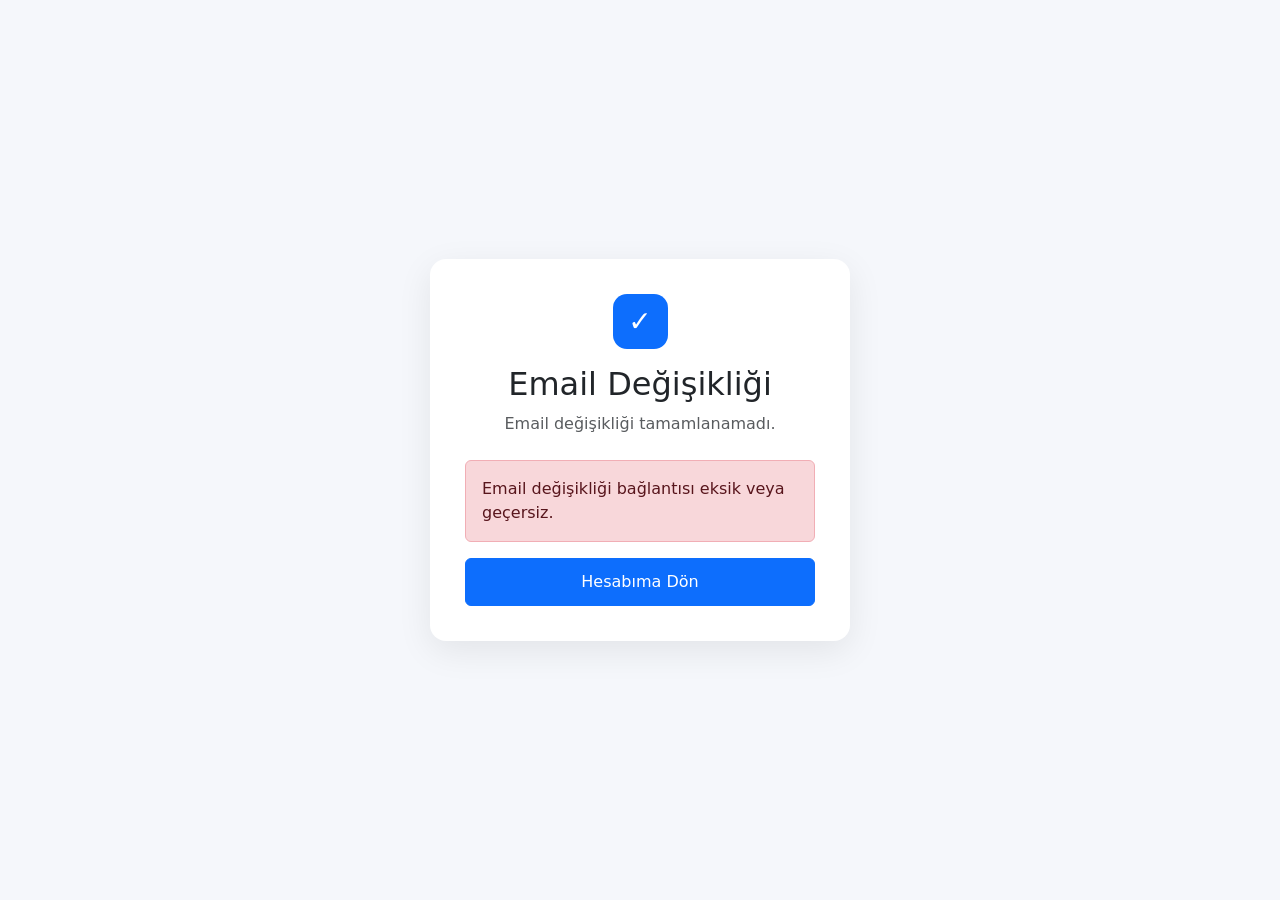
<file: TodoApp.Web/wwwroot/confirm-email-change.html>
﻿<!DOCTYPE html>
<html lang="tr">
<head>
    <meta charset="UTF-8">
    <meta name="viewport" content="width=device-width, initial-scale=1.0">
    <title>MDSTodoApp - Email Değişikliği</title>
    <link href="https://cdn.jsdelivr.net/npm/bootstrap@5.3.3/dist/css/bootstrap.min.css" rel="stylesheet">
    <link rel="stylesheet" href="css/site.css?v=20260926">
</head>
<body>
    <div class="auth-container">
        <div class="auth-card">
            <div class="text-center mb-4">
                <div class="app-logo">✓</div>
                <h2 class="mt-3">Email Değişikliği</h2>
                <p id="description" class="text-muted">Yeni email adresiniz doğrulanıyor...</p>
            </div>
            <div id="message" class="alert d-none"></div>
            <div class="text-center">
                <a href="profile.html" class="btn btn-primary w-100">Hesabıma Dön</a>
            </div>
        </div>
    </div>
    <script src="js/config.js?v=20260928-1"></script>
    <script src="js/api.js?v=20260928-1"></script>
    <script>
        (async function () {
            const params = new URLSearchParams(location.hash.substring(1));
            const userId = params.get("userId");
            const email = params.get("email");
            const token = params.get("token");
            const message = document.getElementById("message");
            const description = document.getElementById("description");
            try {
                if (!userId || !email || !token) throw new Error("Email değişikliği bağlantısı eksik veya geçersiz.");
                await api.post("/User/ConfirmEmailChange", { userId, newEmail: email, token });
                description.textContent = "Email adresiniz başarıyla değiştirildi.";
                message.textContent = "Yeni email adresiniz artık hesabınızda kullanılabilir. Güvenlik nedeniyle tekrar giriş yapmanız gerekebilir.";
                message.className = "alert alert-success";
                localStorage.removeItem("token");
            } catch (error) {
                description.textContent = "Email değişikliği tamamlanamadı.";
                message.textContent = error.message || "Bağlantı geçersiz veya süresi dolmuş olabilir.";
                message.className = "alert alert-danger";
            }
        })();
    </script>
</body>
</html>
</file>
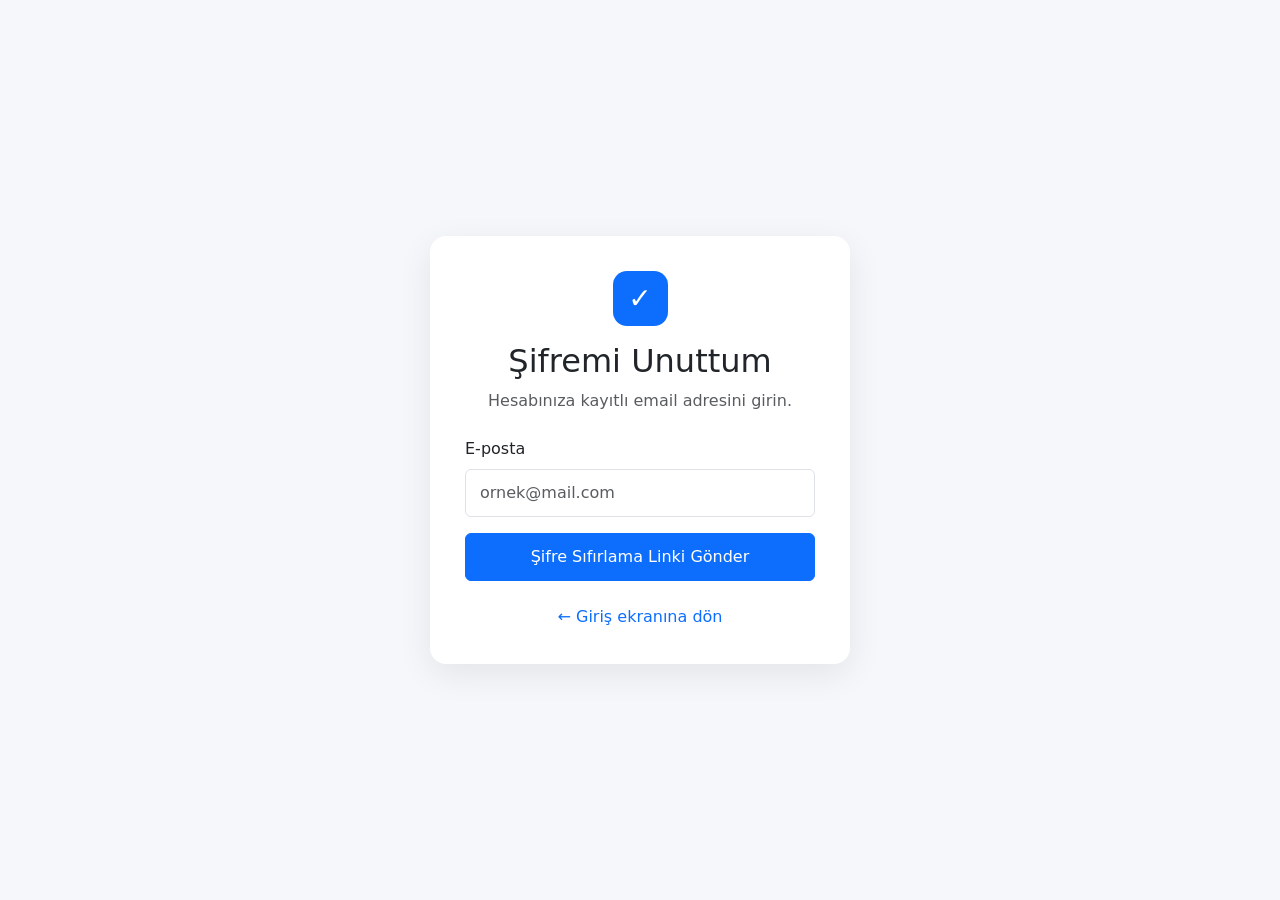
<file: TodoApp.Web/wwwroot/forgot-password.html>
﻿<!DOCTYPE html>
<html lang="tr">

<head>
    <meta charset="UTF-8">
    <meta name="viewport" content="width=device-width, initial-scale=1.0">

    <title>TodoApp - Şifremi Unuttum</title>

    <link href="https://cdn.jsdelivr.net/npm/bootstrap@5.3.3/dist/css/bootstrap.min.css"
          rel="stylesheet">

    <link rel="stylesheet"
          href="css/site.css">
</head>

<body>

    <div class="auth-container">

        <div class="auth-card">

            <div class="text-center mb-4">

                <div class="app-logo">
                    ✓
                </div>

                <h2 class="mt-3">
                    Şifremi Unuttum
                </h2>

                <p class="text-muted">
                    Hesabınıza kayıtlı email adresini girin.
                </p>

            </div>

            <div id="message"
                 class="alert d-none">
            </div>

            <form id="forgotPasswordForm">

                <div class="mb-3">

                    <label for="email"
                           class="form-label">
                        E-posta
                    </label>

                    <input type="email"
                           class="form-control"
                           id="email"
                           placeholder="ornek@mail.com"
                           required>

                </div>

                <button type="submit"
                        class="btn btn-primary w-100"
                        id="forgotPasswordButton">

                    Şifre Sıfırlama Linki Gönder

                </button>

            </form>

            <div class="text-center mt-4">

                <a href="login.html"
                   class="text-decoration-none">
                    ← Giriş ekranına dön
                </a>

            </div>

        </div>

    </div>

    <script src="js/config.js"></script>
    <script src="js/api.js"></script>
    <script src="js/auth.js"></script>

</body>

</html>
</file>
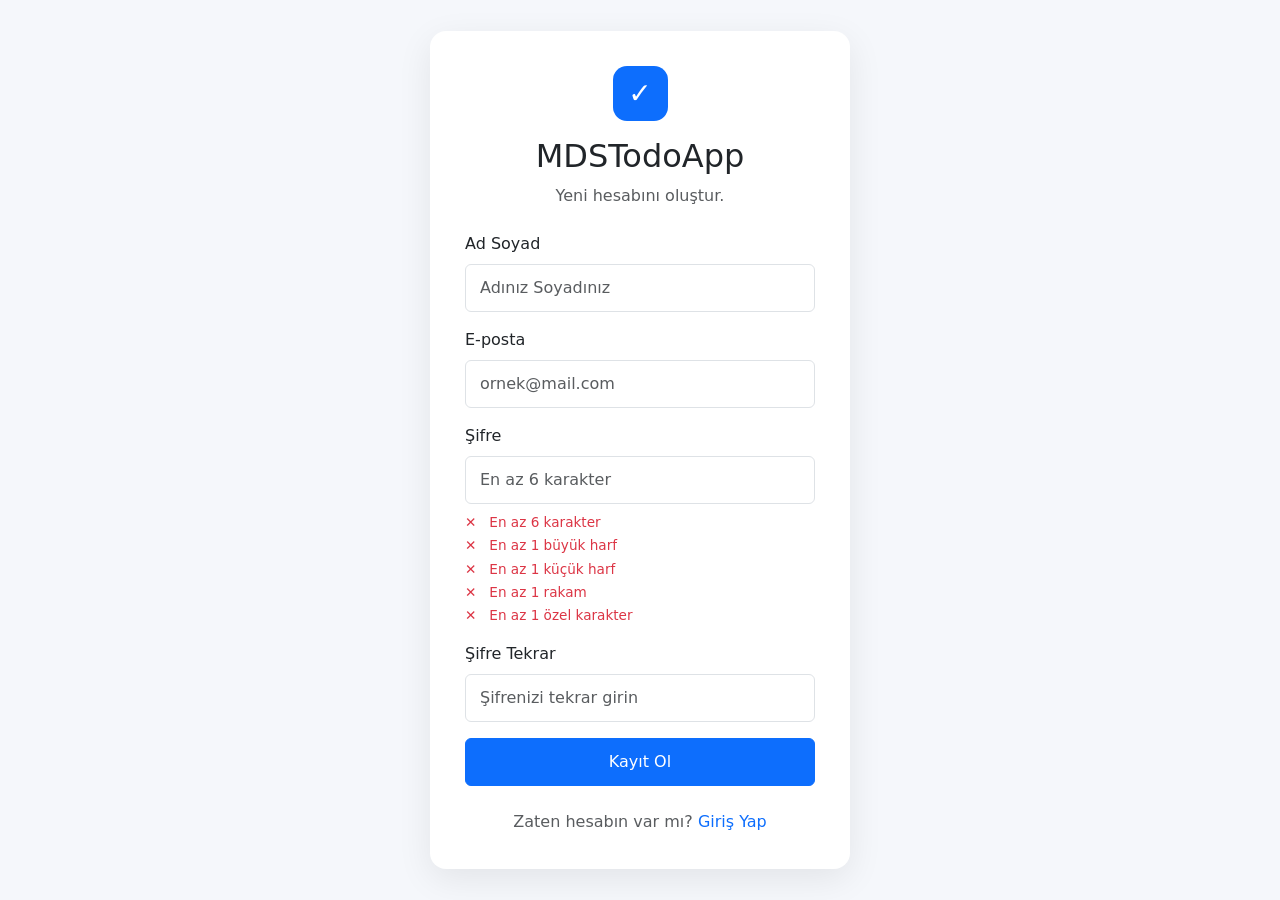
<file: TodoApp.Web/wwwroot/register.html>
﻿<!DOCTYPE html>
<html lang="tr">

<head>

    <meta charset="UTF-8">

    <meta name="viewport"
          content="width=device-width, initial-scale=1.0">

    <title>MDSTodoApp - Kayıt Ol</title>

    <link href="https://cdn.jsdelivr.net/npm/bootstrap@5.3.3/dist/css/bootstrap.min.css"
          rel="stylesheet">

    <link rel="stylesheet"
          href="css/site.css?v=20260926">

</head>

<body>

    <div class="auth-container">

        <div class="auth-card">

            <div class="text-center mb-4">

                <div class="app-logo">
                    ✓
                </div>

                <h2 class="mt-3">
                    MDSTodoApp
                </h2>

                <p class="text-muted">
                    Yeni hesabını oluştur.
                </p>

            </div>

            <div id="errorMessage"
                 class="alert alert-danger d-none">
            </div>

            <form id="registerForm">

                <div class="mb-3">

                    <label for="fullName"
                           class="form-label">

                        Ad Soyad

                    </label>

                    <input type="text"
                           class="form-control"
                           id="fullName"
                           placeholder="Adınız Soyadınız"
                           required>

                </div>

                <div class="mb-3">

                    <label for="email"
                           class="form-label">

                        E-posta

                    </label>

                    <input type="email"
                           class="form-control"
                           id="email"
                           placeholder="ornek@mail.com"
                           required>

                </div>

                <div class="mb-3">

                    <label for="password"
                           class="form-label">

                        Şifre

                    </label>

                    <input type="password"
                           class="form-control"
                           id="password"
                           placeholder="En az 6 karakter"
                           required>

                    <div class="password-requirements mt-2">

                        <div id="passwordLength"
                             class="requirement-item text-danger">
                            <span class="requirement-icon">✕</span>
                            En az 6 karakter
                        </div>

                        <div id="passwordUppercase"
                             class="requirement-item text-danger">
                            <span class="requirement-icon">✕</span>
                            En az 1 büyük harf
                        </div>

                        <div id="passwordLowercase"
                             class="requirement-item text-danger">
                            <span class="requirement-icon">✕</span>
                            En az 1 küçük harf
                        </div>

                        <div id="passwordDigit"
                             class="requirement-item text-danger">
                            <span class="requirement-icon">✕</span>
                            En az 1 rakam
                        </div>

                        <div id="passwordSpecial"
                             class="requirement-item text-danger">
                            <span class="requirement-icon">✕</span>
                            En az 1 özel karakter
                        </div>

                    </div>

                </div>

                <div class="mb-3">

                    <label for="passwordConfirm"
                           class="form-label">

                        Şifre Tekrar

                    </label>

                    <input type="password"
                           class="form-control"
                           id="passwordConfirm"
                           placeholder="Şifrenizi tekrar girin"
                           required>

                    <div id="passwordConfirmHint"
                         class="form-text"></div>

                </div>

                <button type="submit"
                        class="btn btn-primary w-100"
                        id="registerButton">

                    Kayıt Ol

                </button>

            </form>

            <div class="text-center mt-4">

                <span class="text-muted">
                    Zaten hesabın var mı?
                </span>

                <a href="login.html">
                    Giriş Yap
                </a>

            </div>

        </div>

    </div>

    <script src="js/config.js?v=20260926"></script>
    <script src="js/api.js?v=20260926"></script>
    <script src="js/auth.js?v=20260926"></script>

</body>

</html>
</file>
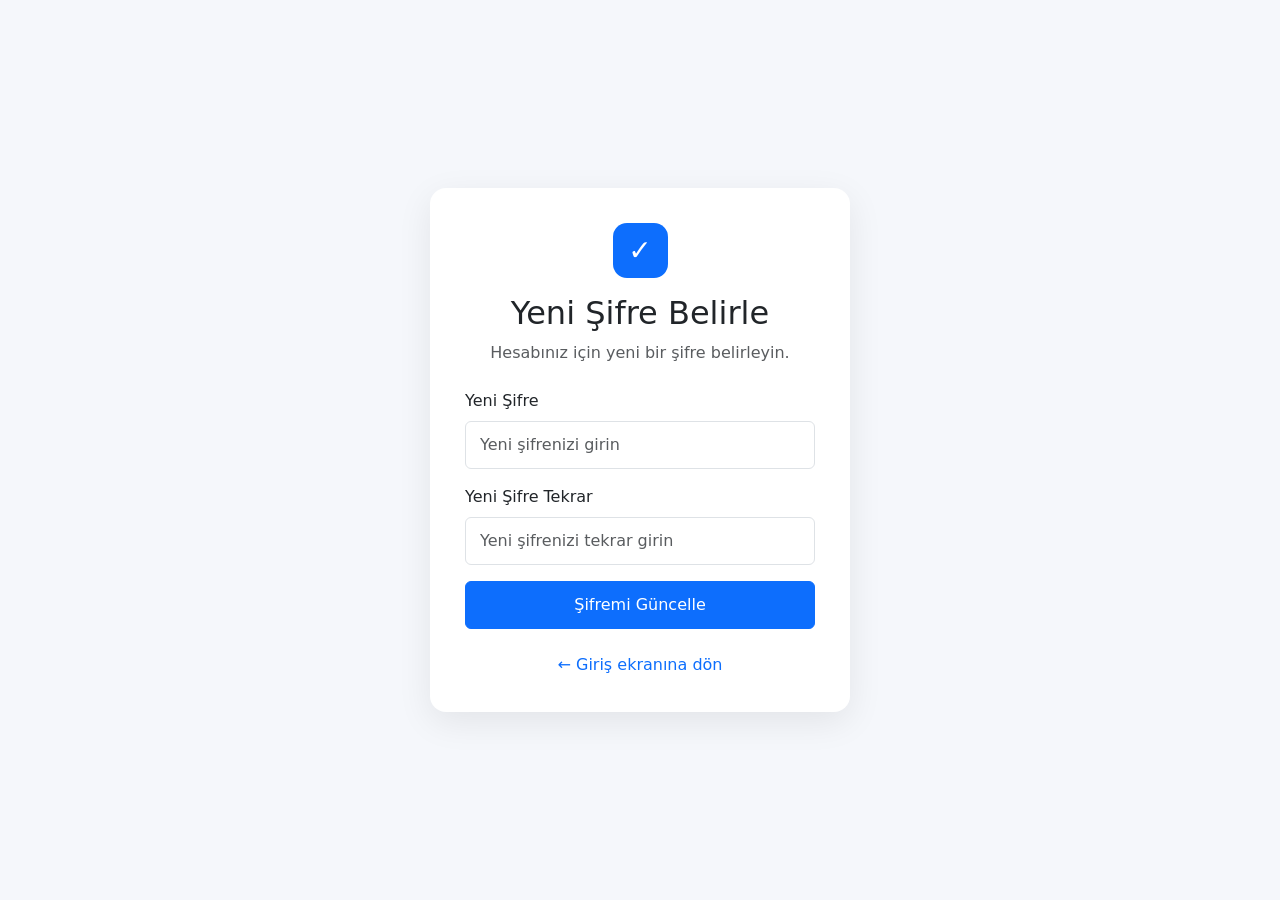
<file: TodoApp.Web/wwwroot/reset-password.html>
﻿<!DOCTYPE html>
<html lang="tr">

<head>
    <meta charset="UTF-8">
    <meta name="viewport" content="width=device-width, initial-scale=1.0">

    <title>MDSTodoApp - Yeni Şifre</title>

    <link href="https://cdn.jsdelivr.net/npm/bootstrap@5.3.3/dist/css/bootstrap.min.css"
          rel="stylesheet">

    <link rel="stylesheet"
          href="css/site.css">
</head>

<body>

    <div class="auth-container">

        <div class="auth-card">

            <div class="text-center mb-4">

                <div class="app-logo">
                    ✓
                </div>

                <h2 class="mt-3">
                    Yeni Şifre Belirle
                </h2>

                <p class="text-muted">
                    Hesabınız için yeni bir şifre belirleyin.
                </p>

            </div>

            <div id="message"
                 class="alert d-none">
            </div>

            <form id="resetPasswordForm">

                <div class="mb-3">

                    <label for="newPassword"
                           class="form-label">
                        Yeni Şifre
                    </label>

                    <input type="password"
                           class="form-control"
                           id="newPassword"
                           placeholder="Yeni şifrenizi girin"
                           required>

                </div>

                <div class="mb-3">

                    <label for="newPasswordConfirm"
                           class="form-label">
                        Yeni Şifre Tekrar
                    </label>

                    <input type="password"
                           class="form-control"
                           id="newPasswordConfirm"
                           placeholder="Yeni şifrenizi tekrar girin"
                           required>

                </div>

                <button type="submit"
                        class="btn btn-primary w-100"
                        id="resetPasswordButton">

                    Şifremi Güncelle

                </button>

            </form>

            <div class="text-center mt-4">

                <a href="login.html"
                   class="text-decoration-none">
                    ← Giriş ekranına dön
                </a>

            </div>

        </div>

    </div>

    <script src="js/config.js"></script>
    <script src="js/api.js"></script>
    <script src="js/auth.js"></script>

</body>

</html>
</file>
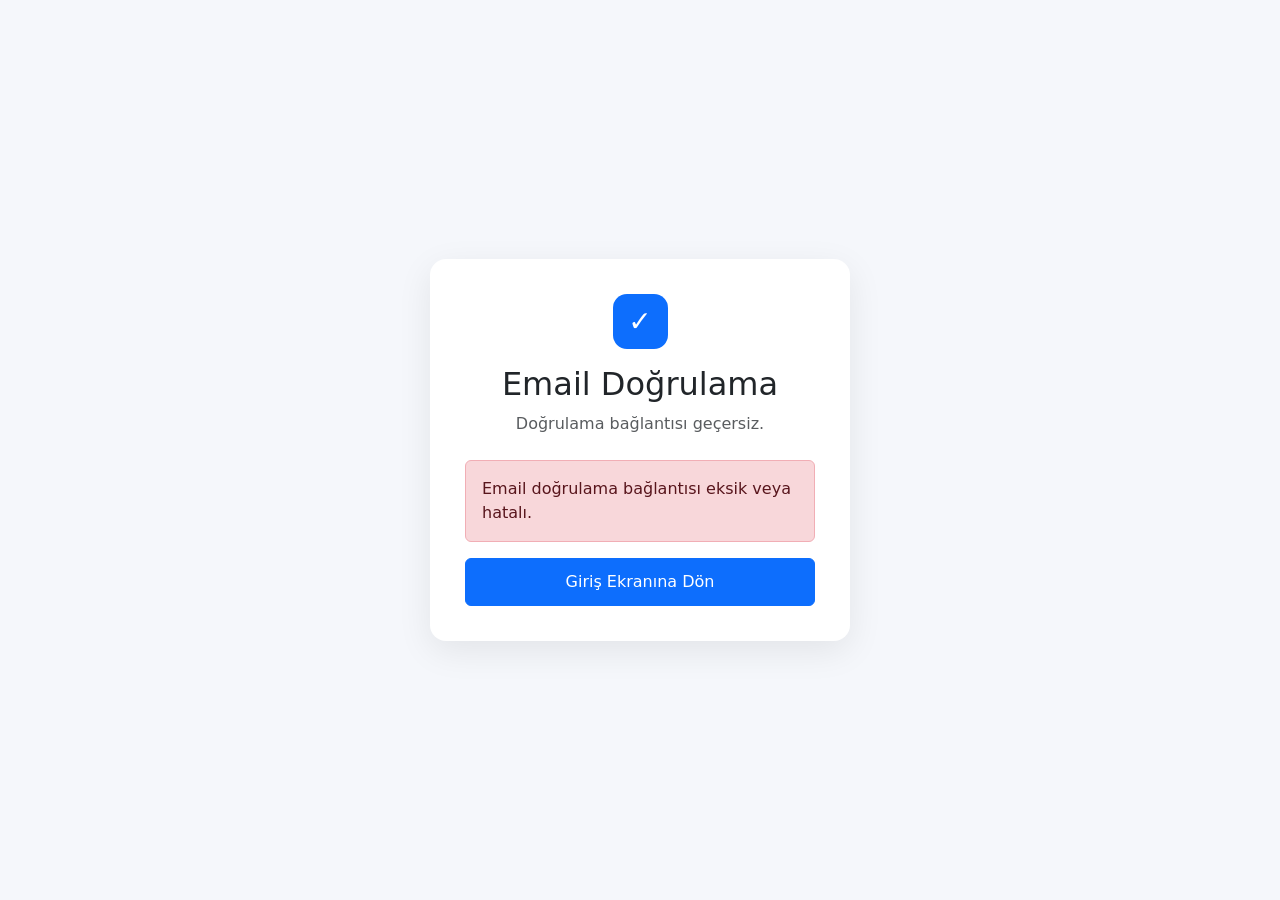
<file: TodoApp.Web/wwwroot/verify-email.html>
﻿<!DOCTYPE html>
<html lang="tr">

<head>
    <meta charset="UTF-8">
    <meta name="viewport" content="width=device-width, initial-scale=1.0">

    <title>MDSTodoApp - Email Doğrulama</title>

    <link href="https://cdn.jsdelivr.net/npm/bootstrap@5.3.3/dist/css/bootstrap.min.css"
          rel="stylesheet">

    <link rel="stylesheet"
          href="css/site.css?v=20260926">
</head>

<body>

    <div class="auth-container">

        <div class="auth-card">

            <div class="text-center mb-4">

                <div class="app-logo">
                    ✓
                </div>

                <h2 class="mt-3">
                    Email Doğrulama
                </h2>

                <p id="verificationDescription"
                   class="text-muted">
                    Email adresiniz doğrulanıyor...
                </p>

            </div>

            <div id="message"
                 class="alert d-none">
            </div>

            <div id="verificationActions"
                 class="text-center d-none">

                <a href="login.html"
                   class="btn btn-primary w-100">
                    Giriş Ekranına Dön
                </a>

            </div>

        </div>

    </div>

    <script src="js/config.js?v=20260926"></script>
    <script src="js/api.js?v=20260926"></script>
    <script src="js/auth.js?v=20260926"></script>

</body>

</html>
</file>
<file: TodoApp.Web/wwwroot/css/site.css>
﻿body {
    background: #f5f7fb;
    min-height: 100vh;
}

.auth-container {
    min-height: 100vh;
    display: flex;
    align-items: center;
    justify-content: center;
    padding: 20px;
}

.auth-card {
    width: 100%;
    max-width: 420px;
    background: white;
    border-radius: 16px;
    padding: 35px;
    box-shadow: 0 10px 35px rgba(0, 0, 0, 0.08);
}

.app-logo {
    width: 55px;
    height: 55px;
    margin: 0 auto;
    display: flex;
    align-items: center;
    justify-content: center;
    border-radius: 14px;
    background: #0d6efd;
    color: white;
    font-size: 28px;
    font-weight: bold;
}

.form-control {
    padding: 11px 14px;
}

.btn {
    padding: 11px;
    font-weight: 500;
}

a {
    text-decoration: none;
}

.password-requirements {
    font-size: 0.85rem;
}

.requirement-item {
    margin-top: 3px;
    transition: color 0.2s ease;
}

.requirement-icon {
    display: inline-block;
    width: 20px;
    font-weight: 600;
}
</file>
